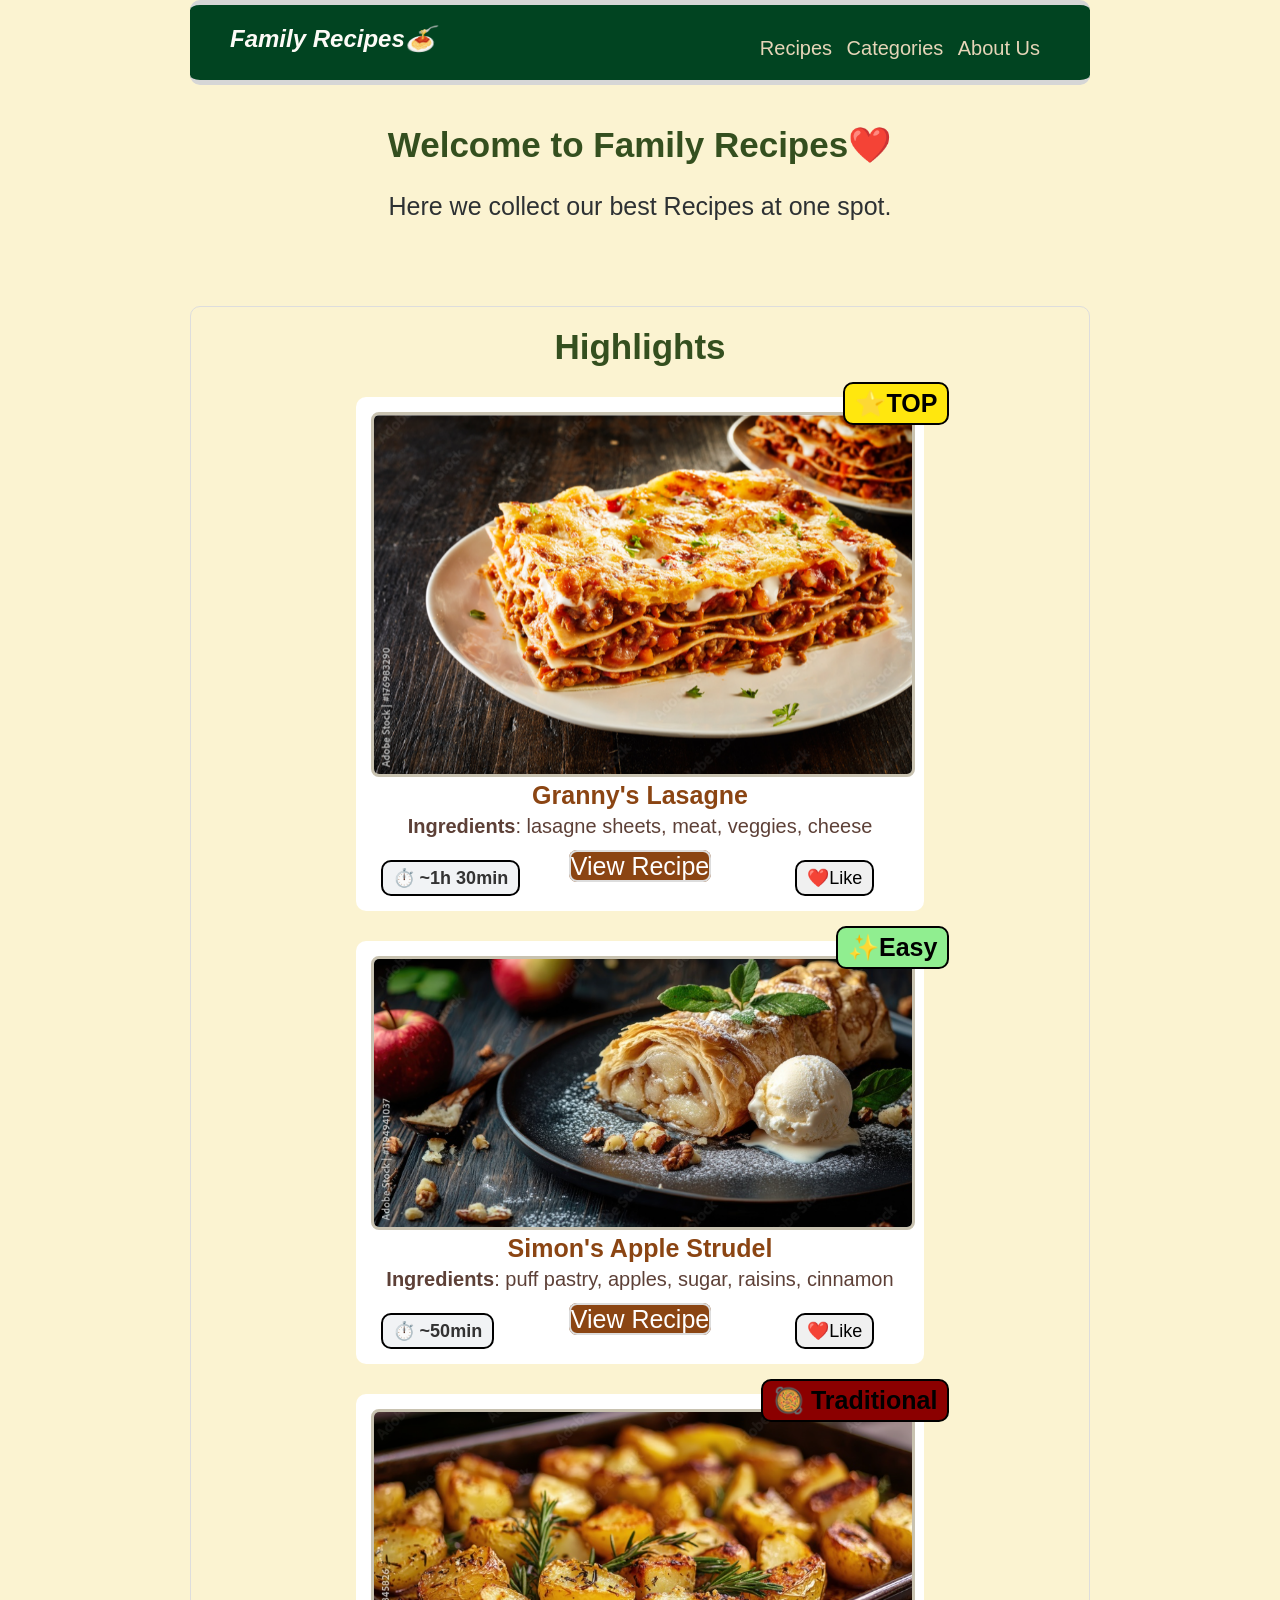
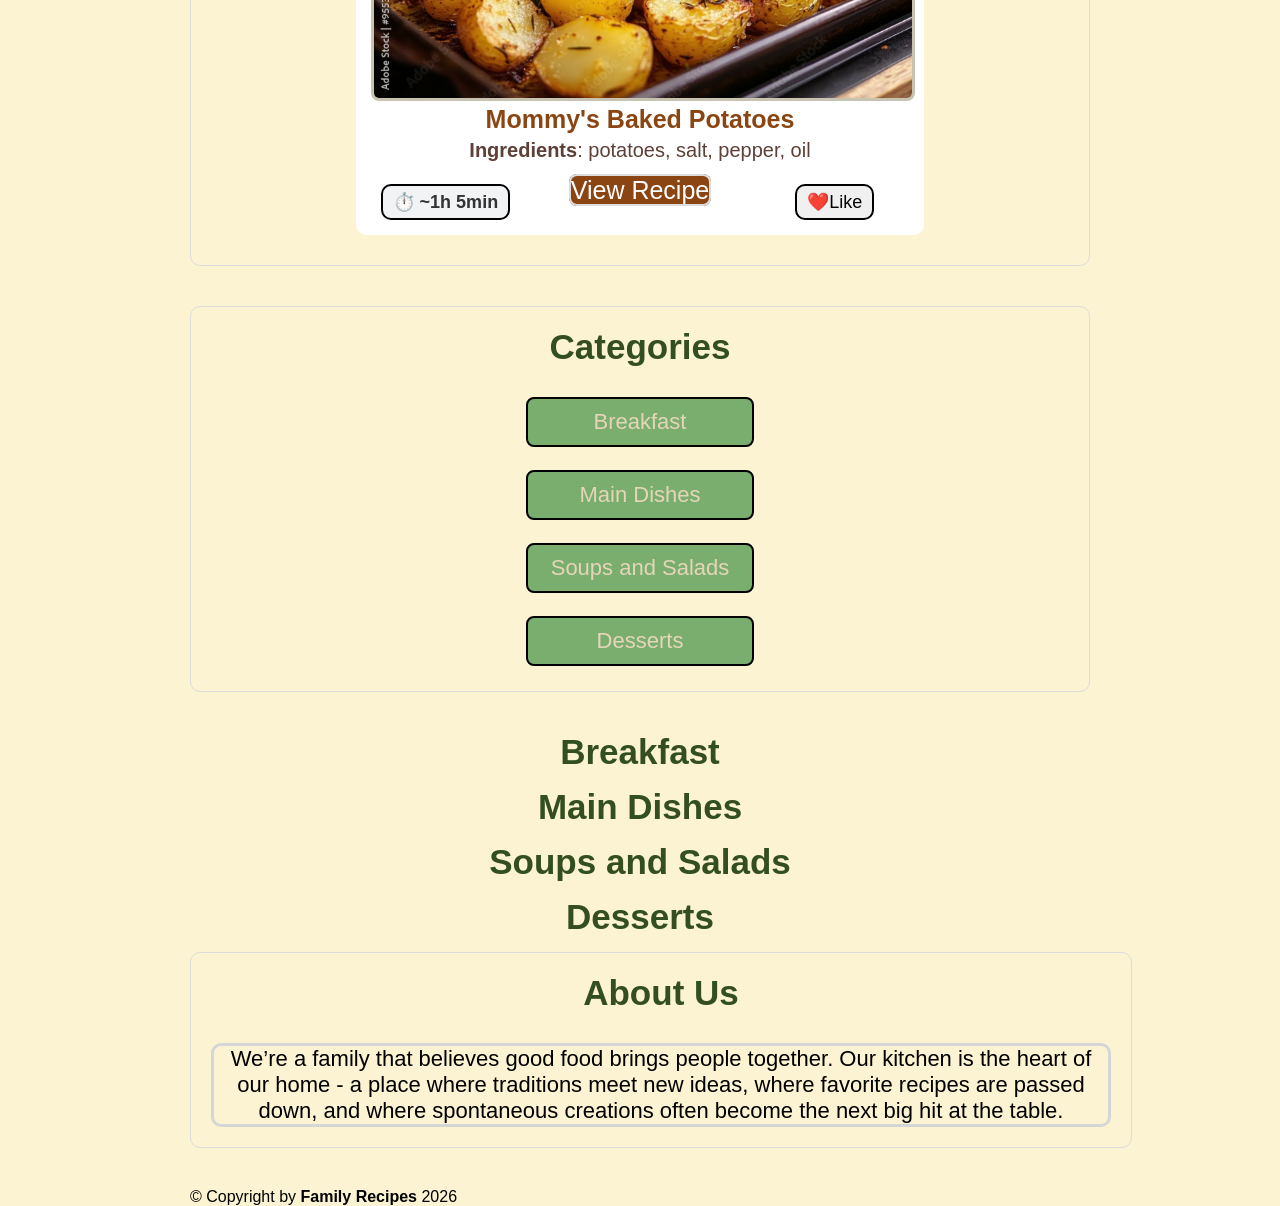
<file: index.html>
<!doctype html>
<html lang="en">
  <head>
    <meta charset="UTF-8" />
    <title>Family Recipes - Menu</title>
    <link href="style.css" rel="stylesheet" />
    <link rel="icon" type="image/png" href="favicon.png" />
  </head>
  <body>
    <div class="container">
      <section class="top-header clearfix">
        <h1 class="logo-title">Family Recipes🍝</h1>
        <nav>
          <a href="#highlights">Recipes</a>
          <a href="#categories">Categories</a>
          <a href="#about-us">About Us</a>
        </nav>
      </section>

      <section class="main-header">
        <h2>Welcome to Family Recipes❤️</h2>
        <p class="wm">Here we collect our best Recipes at one spot.</p>
      </section>

      <section class="highlights" id="highlights">
        <h3>Highlights</h3>
        <div class="hl-food" id="hl-lasagne">
          <a href="lasagne.html"
            ><img src="lasagne.png" alt="pic of lasagne" class="hl-pic"
          /></a>
          <h4 class="recipe-name">Granny's Lasagne</h4>
          <p class="description">
            <strong>Ingredients</strong>: lasagne sheets, meat, veggies, cheese
          </p>
          <a href="lasagne.html" class="btn"> View Recipe </a>
          <a>❤️Like</a>
        </div>

        <div class="hl-food" id="hl-applestrudel">
          <a href="applestrudel.html"
            ><img
              src="apfelstrudel.png"
              alt="pic of applestrudel"
              class="hl-pic"
          /></a>
          <h4 class="recipe-name">Simon's Apple Strudel</h4>
          <p class="description">
            <strong>Ingredients</strong>: puff pastry, apples, sugar, raisins,
            cinnamon
          </p>
          <a href="applestrudel.html" class="btn"> View Recipe </a>
          <a>❤️Like</a>
        </div>

        <div class="hl-food" id="hl-ofenkartoffeln">
          <a href="ofenkartoffeln.html"
            ><img
              src="ofenkartoffeln.png"
              alt="pic of apfelstrudel"
              class="hl-pic"
          /></a>
          <h4 class="recipe-name">Mommy's Baked Potatoes</h4>
          <p class="description">
            <strong>Ingredients</strong>: potatoes, salt, pepper, oil
          </p>
          <a href="ofenkartoffeln.html" class="btn"> View Recipe </a>
          <a>❤️Like</a>
        </div>
      </section>

      <section class="categories" id="categories">
        <h3>Categories</h3>
        <a href="#breakfast" class="categories-btn">Breakfast</a>
        <br />
        <a href="#main-dishes" class="categories-btn">Main Dishes</a>
        <br />
        <a href="#soups-salads" class="categories-btn">Soups and Salads</a>
        <br />
        <a href="#desserts" class="categories-btn">Desserts</a>
      </section>
      <section class="breakfast" id="breakfast">
        <h2>Breakfast</h2>
      </section>
      <section class="main-dishes" id="main-dishes">
        <h2>Main Dishes</h2>
      </section>
      <section class="soups-salads" id="soups-salads">
        <h2>Soups and Salads</h2>
      </section>
      <section class="dessert" id="dessert">
        <h2>Desserts</h2>
      </section>
      <section class="about-us" id="about-us">
        <h3 class="about-title">About Us</h3>
        <div class="about-text">
          We’re a family that believes good food brings people together. Our
          kitchen is the heart of our home - a place where traditions meet new
          ideas, where favorite recipes are passed down, and where spontaneous
          creations often become the next big hit at the table.
        </div>
      </section>
      <footer>&copy; Copyright by <strong>Family Recipes</strong> 2026</footer>
    </div>
    <script src="script.js"></script>
  </body>
</html>
</file>
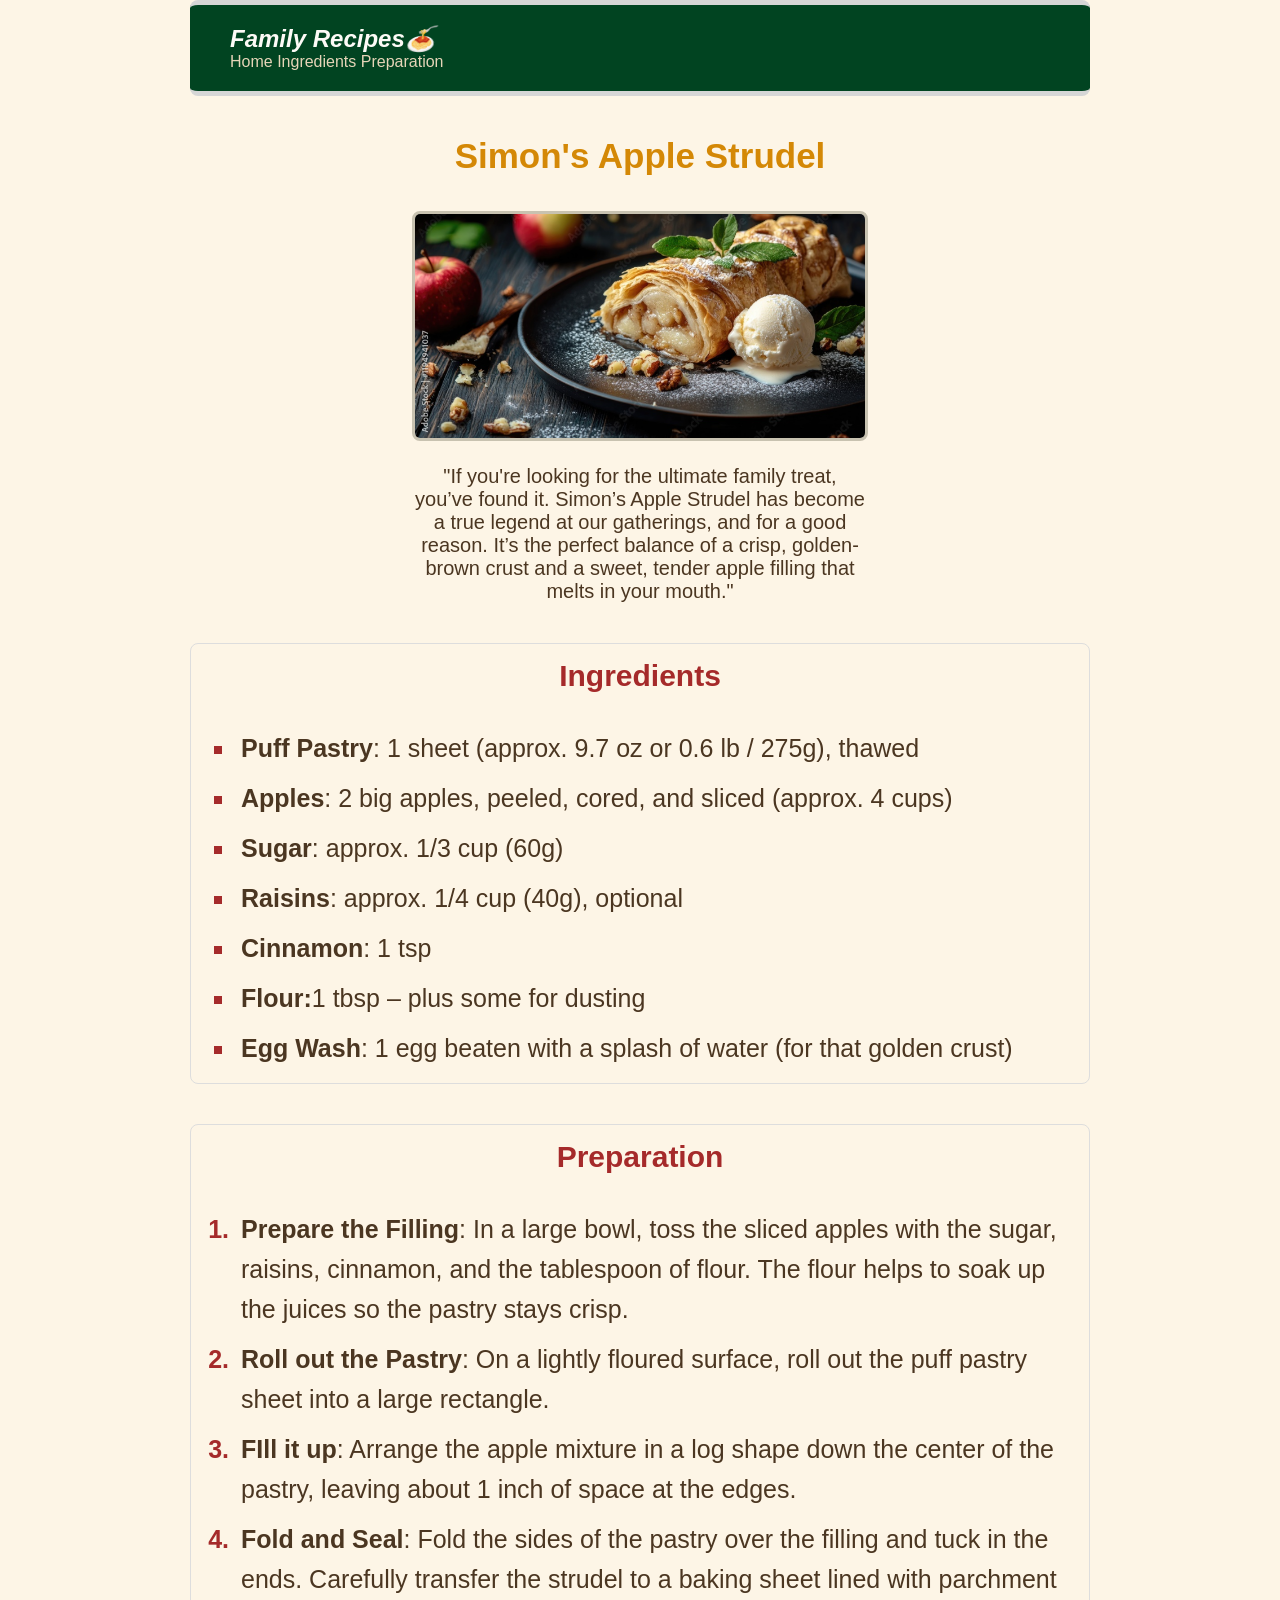
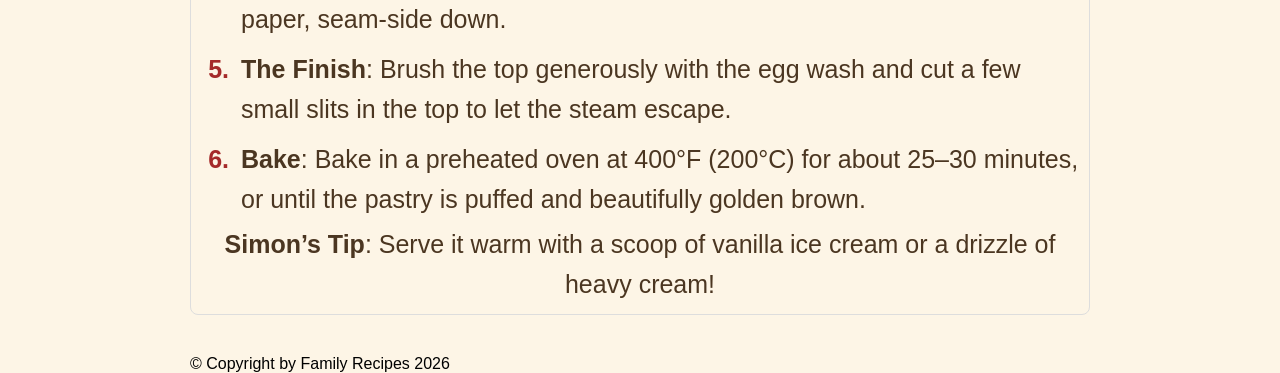
<file: applestrudel.html>
<!DOCTYPE html>
<html>
  <head>
    <meta charset="UTF-8">
    <title>Simon's Applestrudel</title>
    <link href='applestrudel.css' rel='stylesheet'>
    <link rel="icon" type="image/png" href="favicon.png">
  </head>
  <body>
    <div class='container'>
      <section class='top-header'>
        <h1 class='logo-title'>Family Recipes🍝</h1>
        <nav>
          <a href='index.html'>Home</a>
          <a href='#ingredients'>Ingredients</a>
          <a href='#preparation'>Preparation</a>
        </nav>
      </section>
      <section class='main-header'>
        <h2>Simon's Apple Strudel</h2>
        <img src="apfelstrudel.png" alt="pic of applestrudel" class='hl-pic'/>
        <p>"If you're looking for the ultimate family treat, you’ve found it. Simon’s Apple Strudel has become a true legend at our gatherings, and for a good reason. It’s the perfect balance of a crisp, golden-brown crust and a sweet, tender apple filling that melts in your mouth."</p>
      </section>
      <section class='ingredients' id='ingredients'>
        <h3>Ingredients</h3>
        <ul>
          <li><strong>Puff Pastry</strong>: 1 sheet (approx. 9.7 oz or 0.6 lb / 275g), thawed</li>
          <li><strong>Apples</strong>: 2 big apples, peeled, cored, and sliced (approx. 4 cups)</li>
          <li><strong>Sugar</strong>: approx. 1/3 cup (60g)</li>
          <li><strong>Raisins</strong>: approx. 1/4 cup (40g), optional</li>
          <li><strong>Cinnamon</strong>: 1 tsp</li>
          <li><strong>Flour:</strong>1 tbsp – plus some for dusting</li>
          <li><strong>Egg Wash</strong>: 1 egg beaten with a splash of water (for that golden crust)</li>
        </ul>
      </section>
      <section class='preparation' id='preparation'>
        <h3>Preparation</h3>
        <ol>
          <li><strong>Prepare the Filling</strong>: In a large bowl, toss the sliced apples with the sugar, raisins, cinnamon, and the tablespoon of flour. The flour helps to soak up the juices so the pastry stays crisp.</li>
          <li><strong>Roll out the Pastry</strong>: On a lightly floured surface, roll out the puff pastry sheet into a large rectangle.</li>
          <li><strong>FIll it up</strong>: Arrange the apple mixture in a log shape down the center of the pastry, leaving about 1 inch of space at the edges.</li>
          <li><strong>Fold and Seal</strong>: Fold the sides of the pastry over the filling and tuck in the ends. Carefully transfer the strudel to a baking sheet lined with parchment paper, seam-side down.</li>
          <li><strong>The Finish</strong>: Brush the top generously with the egg wash and cut a few small slits in the top to let the steam escape.</li>
          <li><strong>Bake</strong>: Bake in a preheated oven at 400°F (200°C) for about 25–30 minutes, or until the pastry is puffed and beautifully golden brown.</li>
        </ol>
        <p class='pro-tip'><strong>Simon’s Tip</strong>: Serve it warm with a scoop of vanilla ice cream or a drizzle of heavy cream!</p>
      </section>
      <footer class='copyright'>&copy; Copyright by Family Recipes 2026</footer>
    </div>
  </body>
</html>
</file>
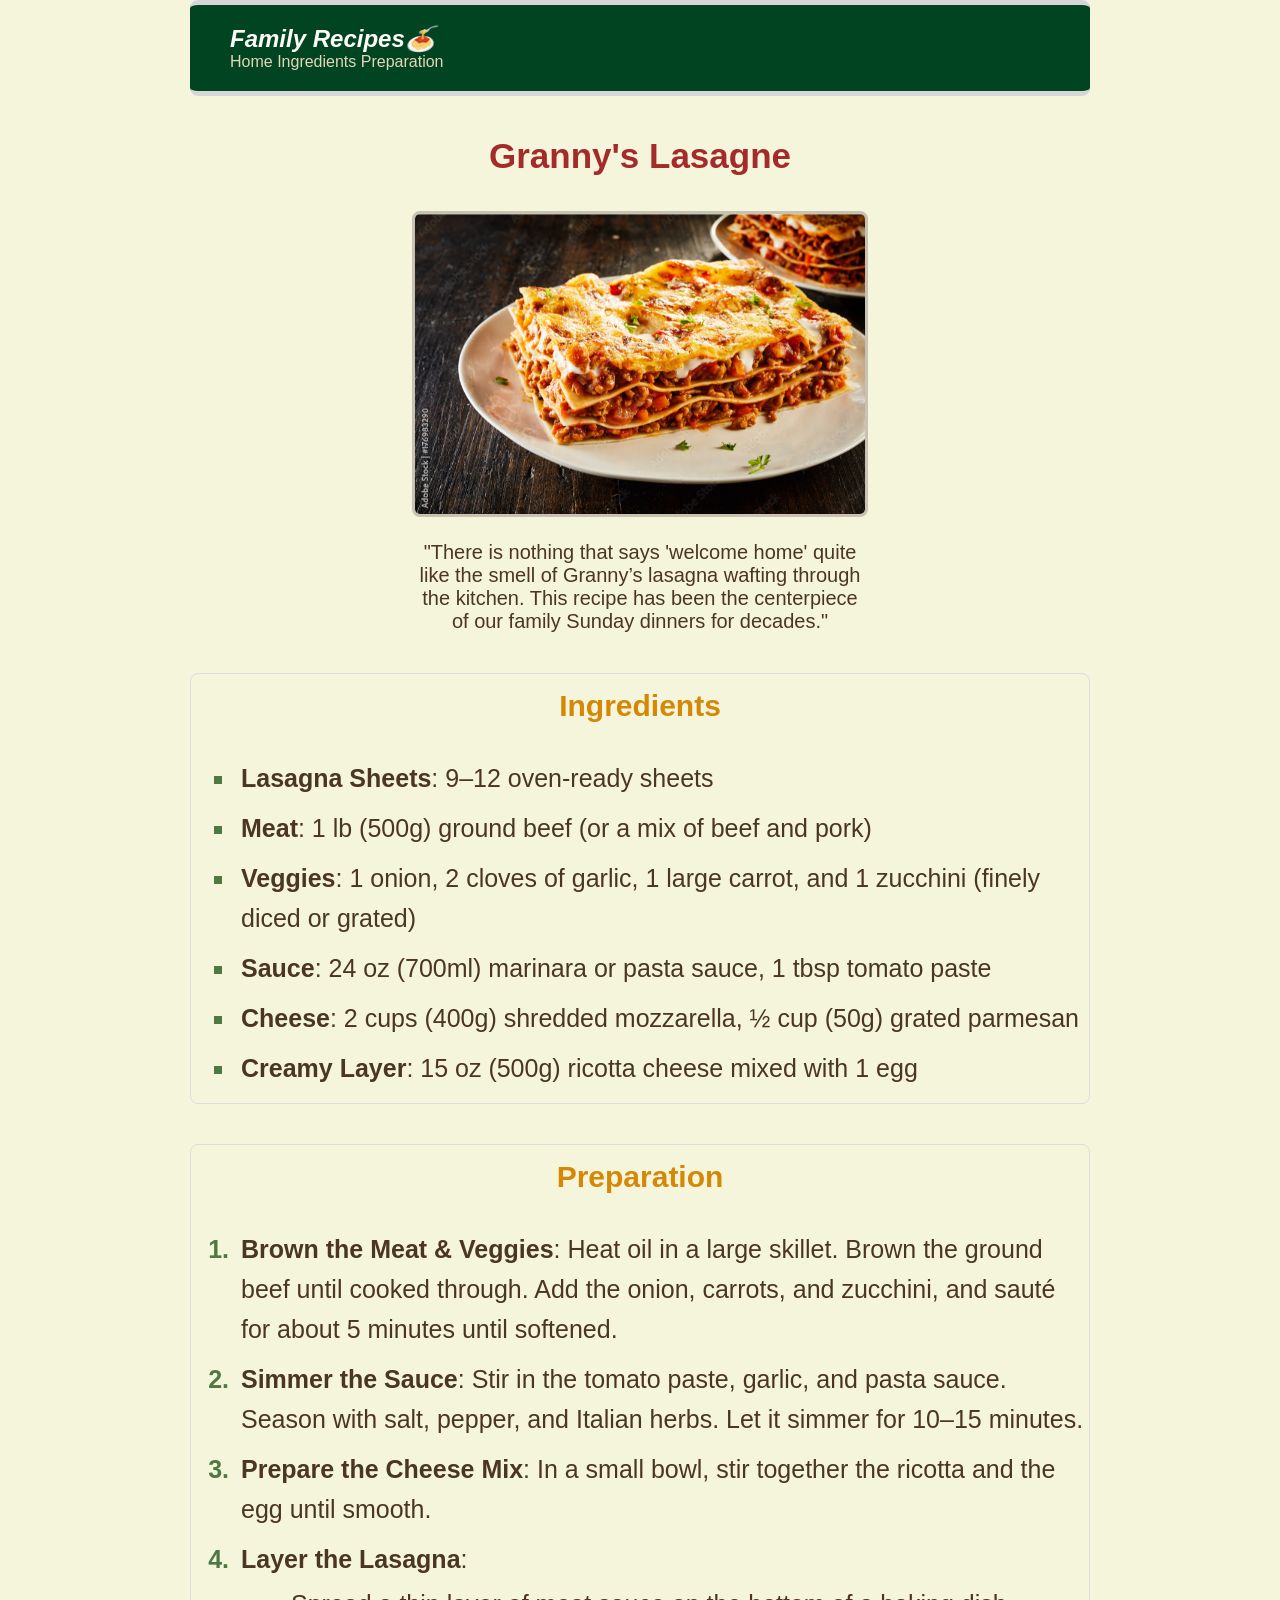
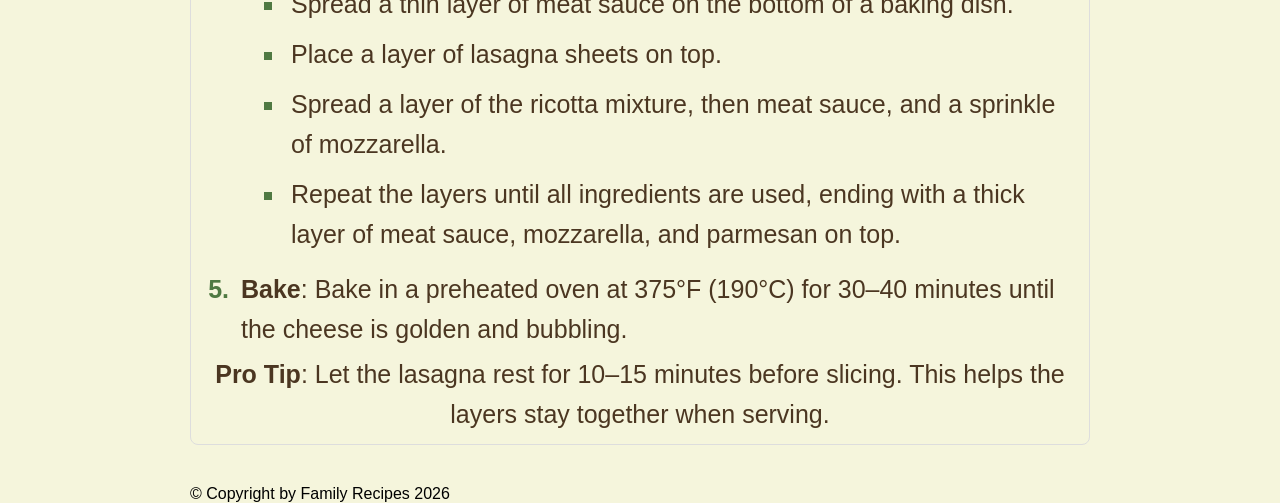
<file: lasagne.html>
<!DOCTYPE html>
<html>
  <head>
    <meta charset="UTF-8">
    <title>Granny's Lasagne</title>
    <link href='lasagne.css' rel='stylesheet'>
    <link rel="icon" type="image/png" href="favicon.png">
  </head>
  <body>
    <div class='container'>
      <section class='top-header'>
        <h1 class='logo-title'>Family Recipes🍝</h1>
        <nav>
          <a href='index.html'>Home</a>
          <a href='#ingredients'>Ingredients</a>
          <a href='#preparation'>Preparation</a>
        </nav>
      </section>
      <section class='main-header'>
        <h2 id="recipe-title">Granny's Lasagne</h2>
        <img src="lasagne.png" alt="pic of lasagne" id='recipe-img' class='hl-pic'/>
        <p id="recipe-description">"There is nothing that says 'welcome home' quite like the smell of Granny’s lasagna wafting through the kitchen. This recipe has been the centerpiece of our family Sunday dinners for decades."</p>
      </section>
      <section class='ingredients' id='ingredients'>
        <h3>Ingredients</h3>
        <ul id="ingredients-list">
          <li><strong>Lasagna Sheets</strong>: 9–12 oven-ready sheets</li>
          <li><strong>Meat</strong>: 1 lb (500g) ground beef (or a mix of beef and pork)</li>
          <li><strong>Veggies</strong>: 1 onion, 2 cloves of garlic, 1 large carrot, and 1 zucchini (finely diced or grated)</li>
          <li><strong>Sauce</strong>: 24 oz (700ml) marinara or pasta sauce, 1 tbsp tomato paste</li>
          <li><strong>Cheese</strong>: 2 cups (400g) shredded mozzarella, ½ cup (50g) grated parmesan</li>
          <li><strong>Creamy Layer</strong>: 15 oz (500g) ricotta cheese mixed with 1 egg</li>
        </ul>
      </section>
      <section class='preparation' id='preparation'>
        <h3>Preparation</h3>
        <ol id='preparation-list'>
          <li><strong>Brown the Meat & Veggies</strong>: Heat oil in a large skillet. Brown the ground beef until cooked through. Add the onion, carrots, and zucchini, and sauté for about 5 minutes until softened.</li>
          <li><strong>Simmer the Sauce</strong>: Stir in the tomato paste, garlic, and pasta sauce. Season with salt, pepper, and Italian herbs. Let it simmer for 10–15 minutes.</li>
          <li><strong>Prepare the Cheese Mix</strong>: In a small bowl, stir together the ricotta and the egg until smooth.</li>
          <li><strong>Layer the Lasagna</strong>:
            <ul>
              <li>Spread a thin layer of meat sauce on the bottom of a baking dish.</li>
              <li>Place a layer of lasagna sheets on top.</li>
              <li>Spread a layer of the ricotta mixture, then meat sauce, and a sprinkle of mozzarella.</li>
              <li>Repeat the layers until all ingredients are used, ending with a thick layer of meat sauce, mozzarella, and parmesan on top.</li>
            </ul>
          </li>
          <li><strong>Bake</strong>: Bake in a preheated oven at 375°F (190°C) for 30–40 minutes until the cheese is golden and bubbling.</li>
        </ol>
        <p class='pro-tip' id="recipe-tip"><strong>Pro Tip</strong>: Let the lasagna rest for 10–15 minutes before slicing. This helps the layers stay together when serving.</p>
      </section>
      <footer class='copyright'>&copy; Copyright by Family Recipes 2026</footer>
    </div>
  </body>
</html>
</file>
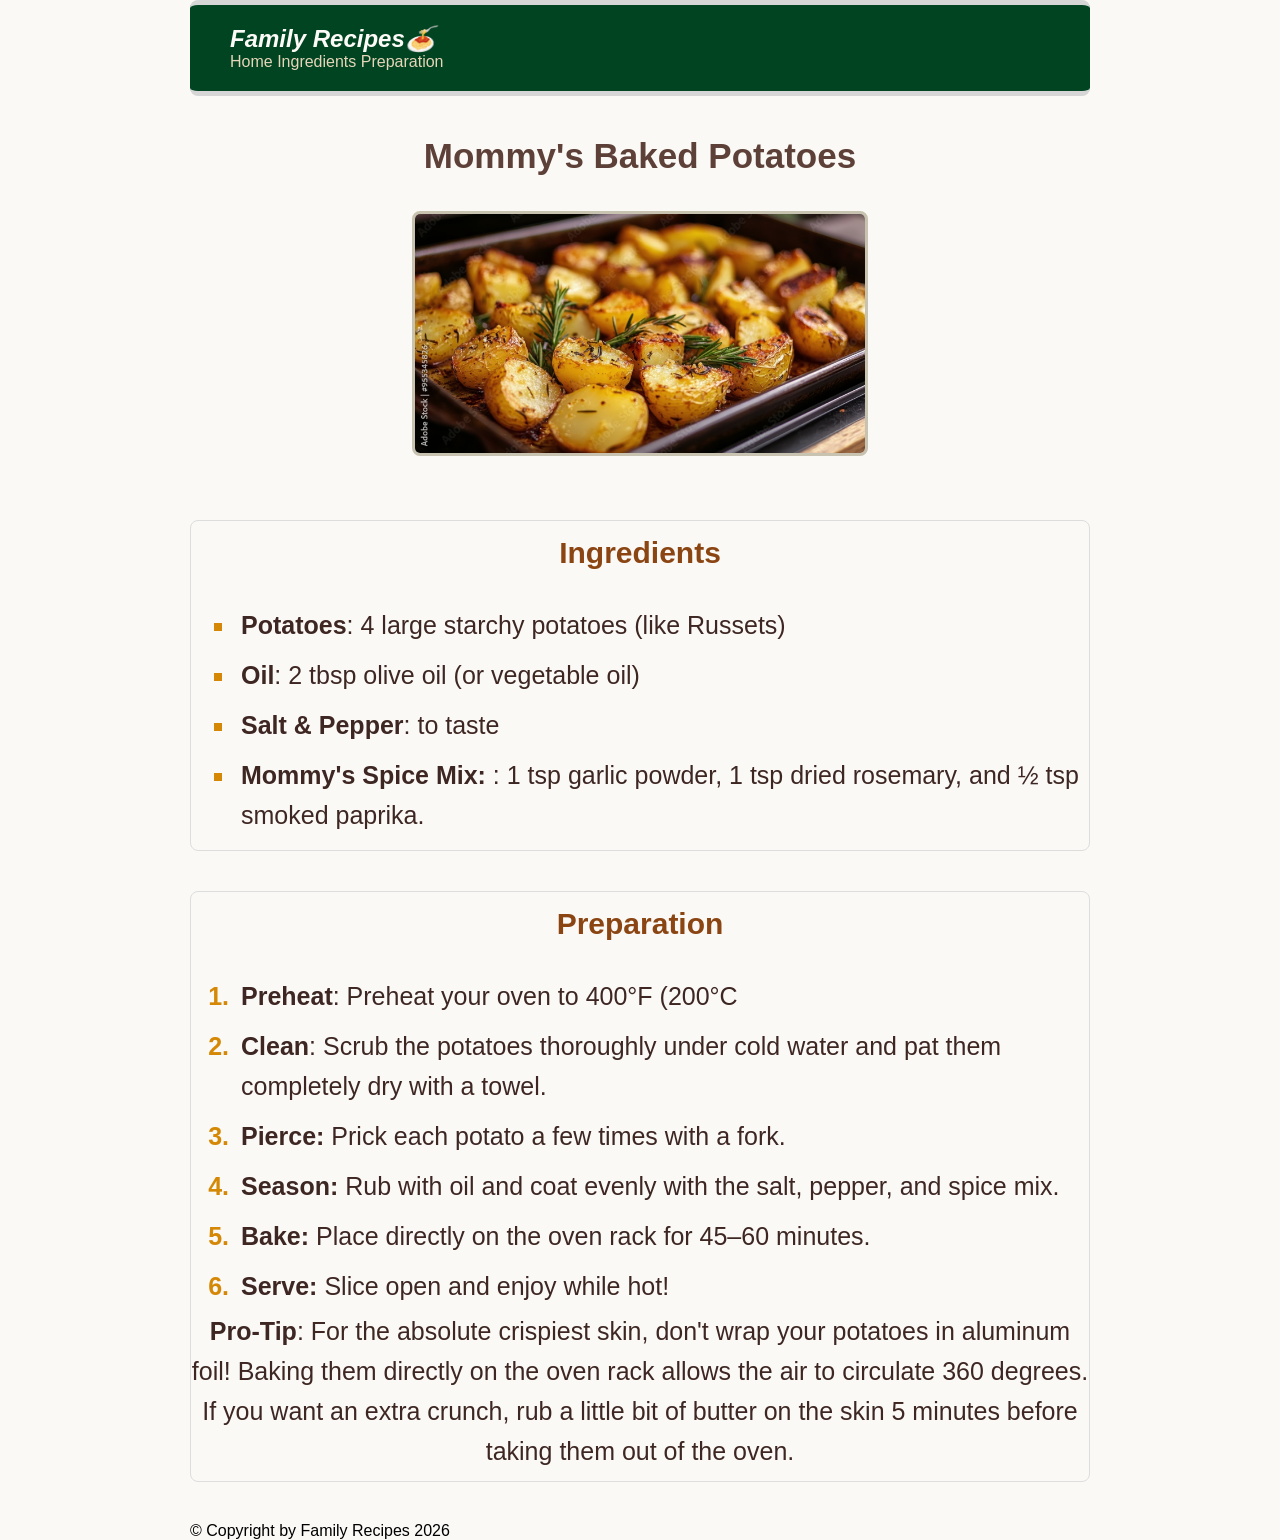
<file: ofenkartoffeln.html>
<!DOCTYPE html>
<html>
  <head>
    <meta charset="UTF-8">
    <title>Mommy's Baked Potatoes</title>
    <link href='ofenkartoffeln.css' rel='stylesheet'>
    <link rel="icon" type="image/png" href="favicon.png">
  </head>
  <body>
    <div class='container'>
      <section class='top-header'>
        <h1 class='logo-title'>Family Recipes🍝</h1>
        <nav>
          <a href='index.html'>Home</a>
          <a href='#ingredients'>Ingredients</a>
          <a href='#preparation'>Preparation</a>
        </nav>
      </section>
      <section class='main-header'>
        <h2>Mommy's Baked Potatoes</h2>
        <img src="ofenkartoffeln.png" alt="pic of baked potatoes" class='hl-pic'/>
        <p></p>
      </section>
      <section class='ingredients' id='ingredients'>
        <h3>Ingredients</h3>
        <ul>
          <li><strong>Potatoes</strong>: 4 large starchy potatoes (like Russets)</li>
          <li><strong>Oil</strong>: 2 tbsp olive oil (or vegetable oil)</li>
          <li><strong>Salt & Pepper</strong>: to taste</li>
          <li><strong>Mommy's Spice Mix: </strong>: 1 tsp garlic powder, 1 tsp dried rosemary, and ½ tsp smoked paprika.</li>
        </ul>
      </section>
      <section class='preparation' id='preparation'>
        <h3>Preparation</h3>
        <ol>
          <li><strong>Preheat</strong>: Preheat your oven to 400°F (200°C</li>
          <li><strong>Clean</strong>: Scrub the potatoes thoroughly under cold water and pat them completely dry with a towel.</li>
             <li><strong>Pierce:</strong> Prick each potato a few times with a fork.</li>       
            <li><strong>Season:</strong> Rub with oil and coat evenly with the salt, pepper, and spice mix.</li>
            <li><strong>Bake:</strong> Place directly on the oven rack for 45–60 minutes.</li>
            <li><strong>Serve:</strong> Slice open and enjoy while hot!</li>
        </ol>
        <p class='pro-tip'><strong>Pro-Tip</strong>: For the absolute crispiest skin, don't wrap your potatoes in aluminum foil! 
        Baking them directly on the oven rack allows the air to circulate 360 degrees. 
        If you want an extra crunch, rub a little bit of butter on the skin 5 minutes before 
        taking them out of the oven.</p>
      </section>
      <footer class='copyright'>&copy; Copyright by Family Recipes 2026</footer>
    </div>
  </body>
</html>
</file>
<file: style.css>
* {
  font-family: sans-serif;
  margin: 0;
  padding: 0;
}

body {
  background-color: #fbf3d1;
}

.container {
  width: 900px;
  margin: 0 auto;
}

/*PAGE SECTIONS*/

.top-header {
  background-color: #014421;
  border-top: 5px solid #d6d6d6;
  border-bottom: 5px solid #d6d6d6;
  padding: 20px 40px;
}

.main-header {
  padding-bottom: 20px;
}

.highlights {
  padding-top: 20px;
}

.categories {
  margin-bottom: 40px;
  padding: 20px;
}

.about-us {
  padding: 20px;
  text-align: center;
  width: 100%;
  margin: 0 auto 40px auto;
}

/*SMALLER ELEMENTS*/

h2,
h3 {
  font-size: 35px;
  color: #344f1f;
  text-align: center;
  margin-bottom: 15px;
}

h3 {
  margin-bottom: 30px;
}

h4 {
  font-size: 25px;
}

p {
  font-size: 20px;
  color: #2d3133;
  margin-bottom: 15px;
  line-height: 1.6;
}

a {
  color: #e6d5b8;
  text-decoration: none;
}

a:hover {
  color: #f39c12;
  text-decoration: underline solid #f39c12;
  cursor: pointer;
}

nav a {
  padding-right: 10px;
  font-size: 20px;
}

/*
button {
  width: 100%;
  height: 60px;
  color: #E6D5B8;
  background-color: #79AE6F;
  margin: 0 auto 5px auto;
  font-size: 25px;
  font-weight: bold;
  border-radius: 8px;
  
}

button:hover {
  color: #79ae6f;
  background-color: #e6d5b8;
}*/

.btn {
  color: white;
  background-color: #8b4513;
  font-size: 25px;
  border: 2px solid #ddd;
  border-radius: 8px;
  margin-bottom: 5px;
}

.btn:hover {
  background-color: #5d4037;
  text-decoration: none;
  cursor: pointer;
}

img {
  width: 100%;
  height: auto;
  border: 3px solid #c8c2b0;
  border-radius: 8px;
}

img:hover {
  cursor: pointer;
  width: 95%;
  height: auto;
}

.top-header,
.main-header,
.highlights,
.categories,
.about-us {
  margin-bottom: 40px;
}

.top-header,
.highlights,
.hl-food,
.categories,
.about-us,
.about-text {
  border-radius: 10px;
}

.highlights,
.categories,
.about-us {
  border: 1px solid #ddd;
}

.logo-title {
  color: #fdfbf7;
  font-style: italic;
}

.main-header p {
  font-size: 20px;
  text-align: center;
  margin: 20px;
}

.wm {
  font-size: 25px !important;
}

.hl-food {
  position: relative;
  text-align: center;
  background-color: #fff;
  width: 60%;
  margin: 0 auto 30px auto;
  padding: 15px 15px 30px 15px;
}

.recipe-name {
  color: #8b4513;
}

.description {
  color: #5d4037;
  margin-bottom: 10px;
}

.categories-btn {
  display: block;
  color: #e6d5b8;
  background-color: #79ae6f;
  font-size: 22px;
  text-align: center;
  border: 2px solid #000;
  border-radius: 8px;
  margin: 0 auto 5px auto;
  padding: 10px 5px;
  width: 25%;
  height: auto;
}

.categories-btn:hover {
  color: #79ae6f;
  background-color: #e6d5b8;
  text-decoration: none;
  cursor: pointer;
}

.about-text {
  display: block;
  font-size: 22px;
  text-align: center;
  border: 3px solid #d6d6d6;
}

#hl-lasagne,
#hl-applestrudel,
#hl-ofenkartoffeln {
  position: relative;
}

/*BADGES*/

#hl-lasagne::before,
#hl-lasagne::after,
#hl-lasagne a:last-child,
#hl-lasagne a:last-child:hover,
#hl-applestrudel::before,
#hl-applestrudel::after,
#hl-applestrudel a:last-child,
#hl-applestrudel a:last-child:hover,
#hl-ofenkartoffeln::before,
#hl-ofenkartoffeln::after,
#hl-ofenkartoffeln a:last-child,
#hl-ofenkartoffeln a:last-child:hover {
  position: absolute;
  border: 2px solid #000;
  border-radius: 10px;
}

#hl-lasagne::before {
  content: "⭐TOP";
  color: #000;
  background-color: #ffe70e;
  font-size: 25px;
  font-weight: bold;
  padding: 5px 10px;
  top: -15px;
  right: -25px;
}

#hl-lasagne::after {
  content: "⏱️ ~1h 30min";
  color: #333;
  background-color: #f1f3f5;
  font-size: 18px;
  font-weight: bold;
  padding: 5px 10px;
  bottom: 15px;
  left: 25px;
}

#hl-lasagne a:last-child {
  background-color: #f0f0f0;
  color: #000;
  font-size: 18px;
  padding: 5px 10px;
  bottom: 15px;
  right: 50px;
}

#hl-lasagne a:last-child:hover {
  color: #000;
  text-decoration: none;
  cursor: pointer;
}

#hl-applestrudel::before {
  content: "✨Easy";
  color: #000;
  background-color: #90ee90;
  font-size: 25px;
  font-weight: bold;
  padding: 5px 10px;
  top: -15px;
  right: -25px;
}

#hl-applestrudel::after {
  content: "⏱️ ~50min";
  color: #333;
  background-color: #f1f3f5;
  font-size: 18px;
  font-weight: bold;
  padding: 5px 10px;
  bottom: 15px;
  left: 25px;
}

#hl-applestrudel a:last-child {
  background-color: #f0f0f0;
  color: #000;
  font-size: 18px;
  padding: 5px 10px;
  bottom: 15px;
  right: 50px;
}

#hl-applestrudel a:last-child:hover {
  color: #000;
  text-decoration: none;
  cursor: pointer;
}

#hl-ofenkartoffeln::before {
  content: "🥘 Traditional";
  color: #000;
  background-color: #8b0000;
  font-size: 25px;
  font-weight: bold;
  padding: 5px 10px;
  top: -15px;
  right: -25px;
}
#hl-ofenkartoffeln::after {
  content: "⏱️ ~1h 5min";
  color: #333;
  background-color: #f1f3f5;
  font-size: 18px;
  font-weight: bold;
  padding: 5px 10px;
  bottom: 15px;
  left: 25px;
}
#hl-ofenkartoffeln a:last-child {
  background-color: #f0f0f0;
  color: #000;
  font-size: 18px;
  padding: 5px 10px;
  bottom: 15px;
  right: 50px;
}
#hl-ofenkartoffeln a:last-child:hover {
  color: #000;
  text-decoration: none;
  cursor: pointer;
}

/*FLOATS*/

h1 {
  float: left;
}

nav {
  float: right;
  margin-top: 12px;
}

.clearfix::after {
  clear: both;
  content: "";
  display: block;
}
</file>
<file: applestrudel.css>
* {
  margin: 0;
  padding: 0;
}

body {
  font-family: sans-serif;  
  background-color: #FDF5E6;
}

.container {
  width: 900px;
  margin: 0 auto;
}

h2, h3 {
  text-align: center;
  margin: 15px;
}

p, li {
  font-size: 20px;
  color: #4B3621;  
}

.main-header p, img {
  width: 50%;  
}

img, .top-header, .main-header, .ingredients, .preparation {
  border-radius: 8px;  
}

.main-header, .ingredients, .preparation {
  margin-bottom: 40px;  
}

.ingredients, .preparation {
  border: 1px solid #ddd; 
  padding-bottom: 10px;
}


li, .pro-tip {
  font-size: 25px;  
  line-height: 1.6;
}

h2 {
  font-size: 35px;
  color: #D48806;
}

h3 {
  font-size: 30px;
  color: #A52A2A; 
  margin-bottom: 30px;
  margin-top: 15px;
}

p {
  margin: 0 auto;
}

li {
  margin-left: 45px;  
  padding: 5px;
}

li::marker {
    color: #A52A2A; 
    font-weight: bold;
}

ul li {
  list-style: square;  
}

a {
  color: #E6D5B8;  
  text-decoration: none;
}

a:hover {
  color: #f39c12;
  text-decoration: underline solid #f39c12;  
}

img {
  height: auto;
  border: 3px solid #c8c2b0;
  border-radius: 8px;
  margin: 20px;
}

.top-header {
  background-color: #014421;  
  border-top: 5px solid #d6d6d6; 
  border-bottom: 5px solid #d6d6d6;
  padding: 20px 40px;
  margin-bottom: 30px;
  
}

.logo-title {
  color: #fdfbf7;
  font-style: italic;
}

.main-header {
  text-align: center;
  margin: 40px auto;
}

.pro-tip {
  text-align: center;  
}
</file>
<file: lasagne.css>
* {
  margin: 0;
  padding: 0;
}

body {
  font-family: sans-serif;  
  background-color: #F5F5DC;
}

.container {
  width: 900px;
  margin: 0 auto;
}

h2, h3 {
  text-align: center;
  margin: 15px;
}

p, li {
  font-size: 20px;
  color: #4B3621;  
}

.main-header p, img {
  width: 50%;  
}

img, .top-header, .main-header, .ingredients, .preparation {
  border-radius: 8px;  
}

.main-header, .ingredients, .preparation {
  margin-bottom: 40px;  
}

.ingredients, .preparation {
  border: 1px solid #ddd; 
  padding-bottom: 10px;
}


li, .pro-tip {
  font-size: 25px;  
  line-height: 1.6;
}

h2 {
  font-size: 35px;
  color: #A52A2A;
}

h3 {
  font-size: 30px;
  color: #D48806; 
  margin-bottom: 30px;
  margin-top: 15px;
}

p {
  margin: 0 auto;
}

li {
  margin-left: 45px;  
  padding: 5px;
}

li::marker {
    color: #4F7942; 
    font-weight: bold;
}

ul li {
  list-style: square;  
}

a {
  color: #E6D5B8;  
  text-decoration: none;
}

a:hover {
  color: #f39c12;
  text-decoration: underline solid #f39c12;  
}

img {
  height: auto;
  border: 3px solid #c8c2b0;
  border-radius: 8px;
  margin: 20px;
}

.top-header {
  background-color: #014421;  
  border-top: 5px solid #d6d6d6; 
  border-bottom: 5px solid #d6d6d6;
  padding: 20px 40px;
  margin-bottom: 30px;
  
}

.logo-title {
  color: #fdfbf7;
  font-style: italic;
}

.main-header {
  text-align: center;
  margin: 40px auto;
}

.pro-tip {
  text-align: center;  
}
</file>
<file: ofenkartoffeln.css>
* {
  margin: 0;
  padding: 0;
}

body {
  font-family: sans-serif;  
  background-color: #FAF9F6;
}

.container {
  width: 900px;
  margin: 0 auto;
}

h2, h3 {
  text-align: center;
  margin: 15px;
}

p, li {
  font-size: 20px;
  color: #3E2723;  
}

.main-header p, img {
  width: 50%;  
}

img, .top-header, .main-header, .ingredients, .preparation {
  border-radius: 8px;  
}

.main-header, .ingredients, .preparation {
  margin-bottom: 40px;  
}

.ingredients, .preparation {
  border: 1px solid #ddd; 
  padding-bottom: 10px;
}


li, .pro-tip {
  font-size: 25px;  
  line-height: 1.6;
}

h2 {
  font-size: 35px;
  color: #5D4037;
}

h3 {
  font-size: 30px;
  color: #8B4513; 
  margin-bottom: 30px;
  margin-top: 15px;
}

p {
  margin: 0 auto;
}

li {
  margin-left: 45px;  
  padding: 5px;
}

li::marker {
    color: #D48806; 
    font-weight: bold;
}

ul li {
  list-style: square;  
}

a {
  color: #E6D5B8;  
  text-decoration: none;
}

a:hover {
  color: #f39c12;
  text-decoration: underline solid #f39c12;  
}

img {
  height: auto;
  border: 3px solid #c8c2b0;
  border-radius: 8px;
  margin: 20px;
}

.top-header {
  background-color: #014421;  
  border-top: 5px solid #d6d6d6; 
  border-bottom: 5px solid #d6d6d6;
  padding: 20px 40px;
  margin-bottom: 30px;
  
}

.logo-title {
  color: #fdfbf7;
  font-style: italic;
}

.main-header {
  text-align: center;
  margin: 40px auto;
}

.pro-tip {
  text-align: center;  
}
</file>
